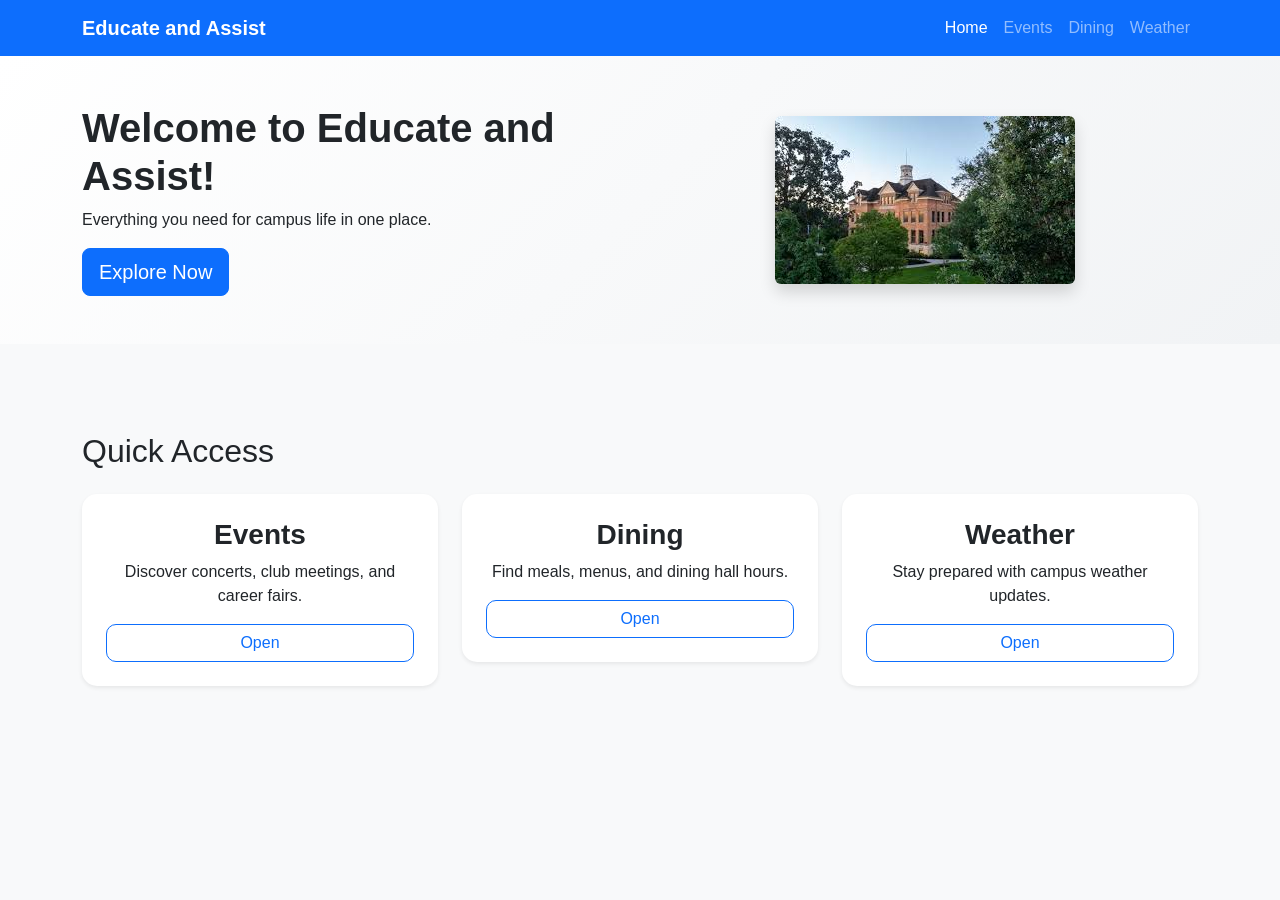
<file: index.html>
<!DOCTYPE html>
<html lang="en">
<head>
  <meta charset="UTF-8">
  <meta name="viewport" content="width=device-width, initial-scale=1.0">
  <title>Educate and Assist | Home</title>
  <link href="https://cdn.jsdelivr.net/npm/bootstrap@5.3.3/dist/css/bootstrap.min.css" rel="stylesheet">
  <link rel="stylesheet" href="css/style.css">
</head>
<body>

<nav class="navbar navbar-expand-lg navbar-dark bg-primary">
  <div class="container">
    <a class="navbar-brand fw-bold" href="index.html">Educate and Assist</a>
    <button class="navbar-toggler" data-bs-toggle="collapse" data-bs-target="#navMenu">
      <span class="navbar-toggler-icon"></span>
    </button>

    <div class="collapse navbar-collapse" id="navMenu">
      <ul class="navbar-nav ms-auto">
        <li class="nav-item"><a class="nav-link active" href="index.html">Home</a></li>
        <li class="nav-item"><a class="nav-link" href="events.html">Events</a></li>
        <li class="nav-item"><a class="nav-link" href="dining.html">Dining</a></li>
        <li class="nav-item"><a class="nav-link" href="weather.html">Weather</a></li>
      </ul>
    </div>
  </div>
</nav>

<header class="hero py-5">
  <div class="container">
    <div class="row align-items-center">
      
      <!-- Left Side Text -->
      <div class="col-md-6 text-start">
        <h1>Welcome to Educate and Assist!</h1>
        <p>Everything you need for campus life in one place.</p>
        <a href="events.html" class="btn btn-primary btn-lg">Explore Now</a>
      </div>

      <!-- Right Side Image -->
      <div class="col-md-6 text-center">
        <img 
          src="img/NPimg1.jpeg" 
          alt="NP Campus Image" 
          class="img-fluid rounded shadow"
          style="max-width: 100%; height: 100%;"
        >
      </div>

    </div>
  </div>
</header>

<section class="container my-5">
  <h2 class="mb-4">Quick Access</h2>

  <div class="row g-4">
    <div class="col-md-4">
      <div class="card shadow-sm p-4 text-center">
        <h3>Events</h3>
        <p>Discover concerts, club meetings, and career fairs.</p>
        <a href="events.html" class="btn btn-outline-primary">Open</a>
      </div>
    </div>

    <div class="col-md-4">
      <div class="card shadow-sm p-4 text-center">
        <h3>Dining</h3>
        <p>Find meals, menus, and dining hall hours.</p>
        <a href="dining.html" class="btn btn-outline-primary">Open</a>
      </div>
    </div>

    <div class="col-md-4">
      <div class="card shadow-sm p-4 text-center">
        <h3>Weather</h3>
        <p>Stay prepared with campus weather updates.</p>
        <a href="weather.html" class="btn btn-outline-primary">Open</a>
      </div>
    </div>
  </div>
</section>

<script src="https://cdn.jsdelivr.net/npm/bootstrap@5.3.3/dist/js/bootstrap.bundle.min.js"></script>
</body>
</html>
</file>
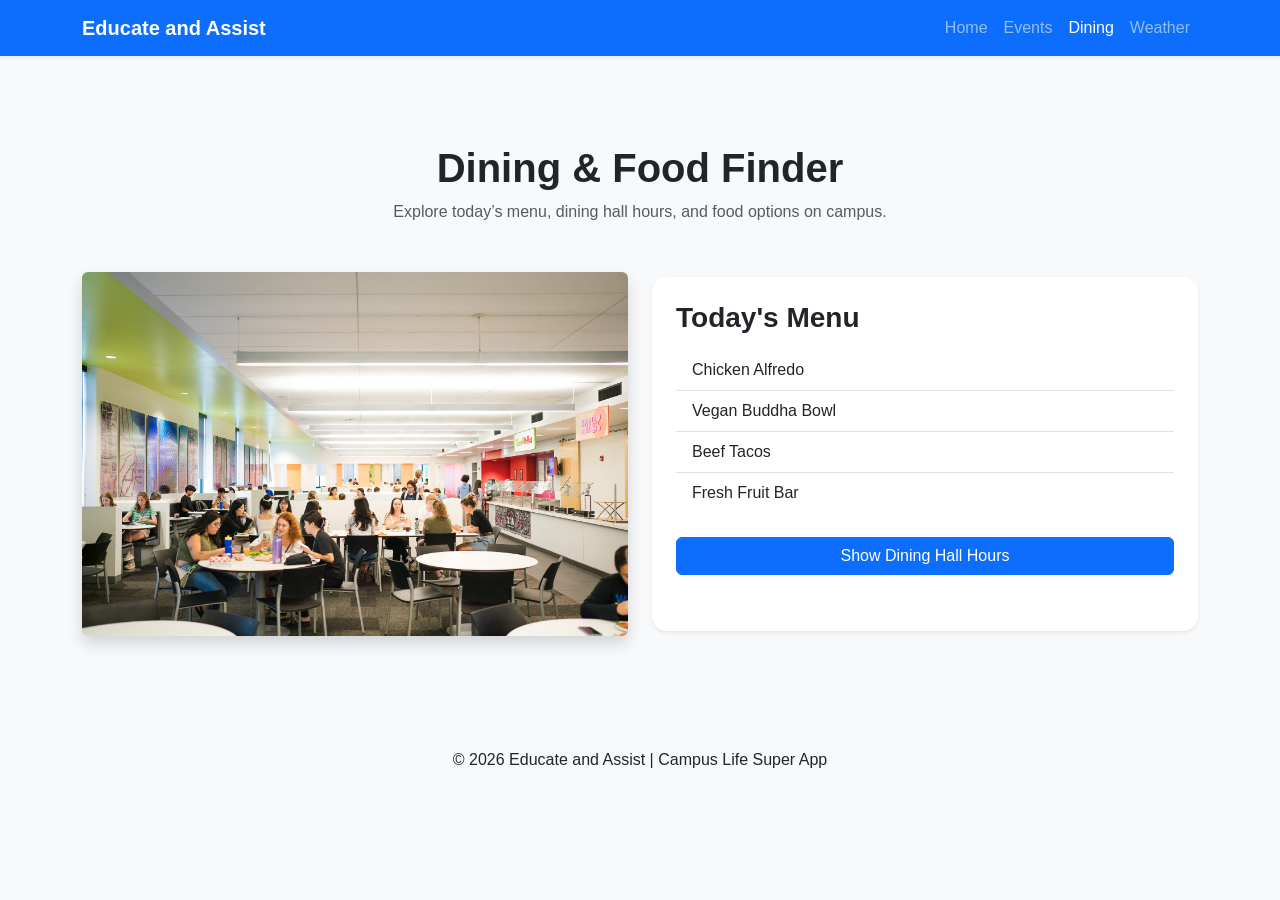
<file: dining.html>
<!DOCTYPE html>
<html lang="en">
<head>
  <meta charset="UTF-8">
  <meta name="viewport" content="width=device-width, initial-scale=1.0">
  <title>Dining Hall | Educate and Assist</title>

  <!-- Bootstrap -->
  <link href="https://cdn.jsdelivr.net/npm/bootstrap@5.3.3/dist/css/bootstrap.min.css" rel="stylesheet">

  <!-- Custom CSS -->
  <link rel="stylesheet" href="css/style.css">
</head>
<body>

<!-- Navbar -->
<nav class="navbar navbar-expand-lg navbar-dark bg-primary shadow-sm">
  <div class="container">
    <a class="navbar-brand fw-bold" href="index.html">Educate and Assist</a>

    <button 
      class="navbar-toggler" 
      type="button"
      data-bs-toggle="collapse" 
      data-bs-target="#navMenu"
      aria-controls="navMenu"
      aria-expanded="false"
      aria-label="Toggle navigation"
    >
      <span class="navbar-toggler-icon"></span>
    </button>

    <div class="collapse navbar-collapse" id="navMenu">
      <ul class="navbar-nav ms-auto">
        <li class="nav-item">
          <a class="nav-link" href="index.html">Home</a>
        </li>

        <li class="nav-item">
          <a class="nav-link" href="events.html">Events</a>
        </li>

        <li class="nav-item">
          <a class="nav-link active" href="dining.html">Dining</a>
        </li>

        <li class="nav-item">
          <a class="nav-link" href="weather.html">Weather</a>
        </li>
      </ul>
    </div>
  </div>
</nav>

<!-- Main Section -->
<section class="container my-5">

  <!-- Page Title -->
  <div class="text-center mb-5">
    <h1 class="fw-bold">Dining & Food Finder</h1>
    <p class="text-muted">
      Explore today’s menu, dining hall hours, and food options on campus.
    </p>
  </div>

  <!-- Image + Menu Section -->
  <div class="row align-items-center g-4">

    <!-- Left Side: Image -->
    <div class="col-md-6">
      <img 
        src="img/NPimg2.jpeg"
        alt="Campus Dining Hall"
        class="img-fluid rounded shadow"
        style="width: 100%; height: auto;"
      >
    </div>

    <!-- Right Side: Dining Card -->
    <div class="col-md-6">
      <div class="card shadow-sm border-0 p-4">

        <h3 class="mb-3">Today's Menu</h3>

        <ul class="list-group list-group-flush mb-4">
          <li class="list-group-item"> Chicken Alfredo</li>
          <li class="list-group-item"> Vegan Buddha Bowl</li>
          <li class="list-group-item"> Beef Tacos</li>
          <li class="list-group-item"> Fresh Fruit Bar</li>
        </ul>

        <button 
          id="hoursBtn" 
          class="btn btn-primary"
        >
          Show Dining Hall Hours
        </button>

        <p 
          id="hoursText" 
          class="mt-3 fw-semibold text-success"
        ></p>

      </div>
    </div>

  </div>
</section>

<!-- Footer -->
<footer class="bg-light text-center py-4 mt-5">
  <p class="mb-0">© 2026 Educate and Assist | Campus Life Super App</p>
</footer>

<!-- Bootstrap JS -->
<script src="https://cdn.jsdelivr.net/npm/bootstrap@5.3.3/dist/js/bootstrap.bundle.min.js"></script>

<!-- Custom JS -->
<script src="js/dining.js"></script>

</body>
</html>
</file>
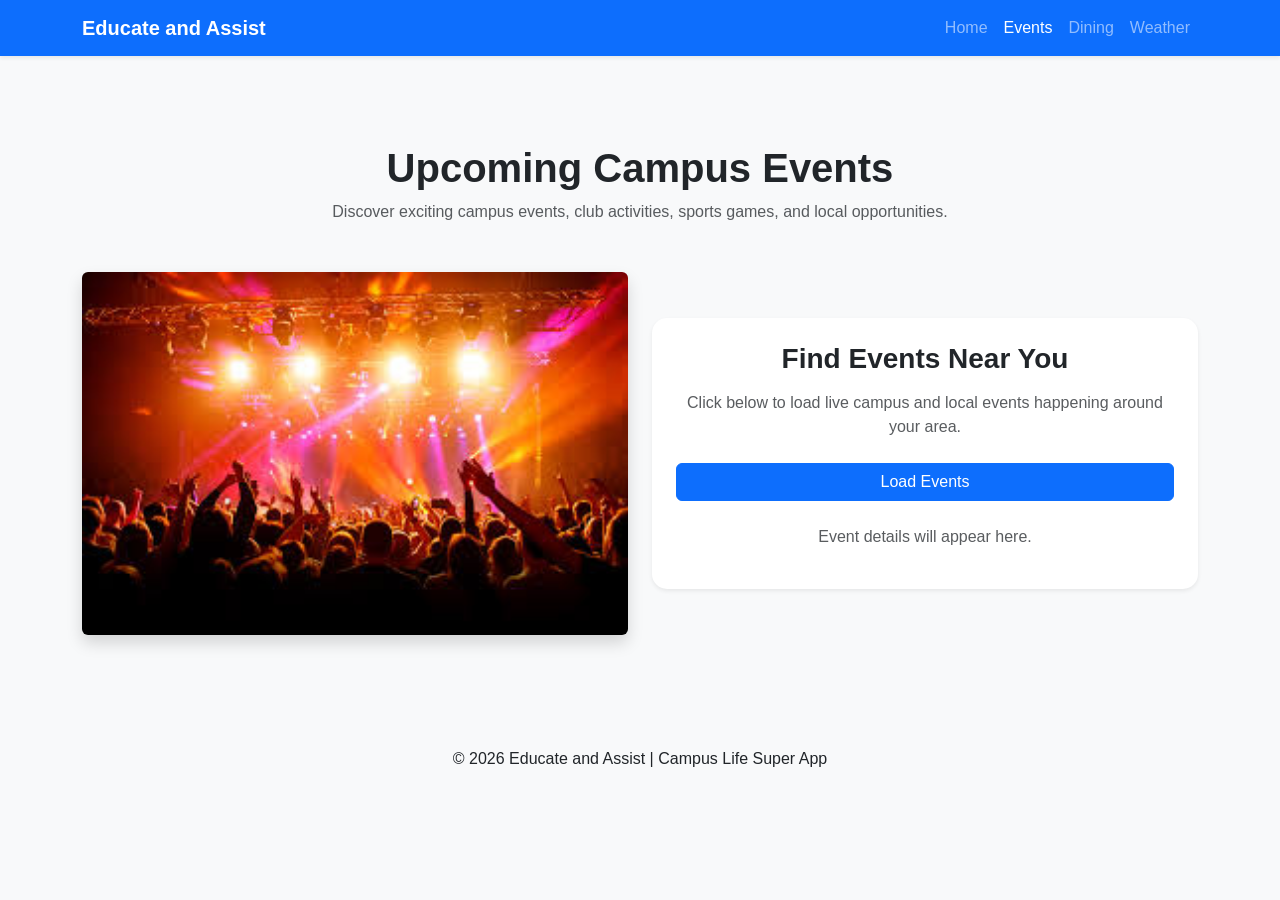
<file: events.html>
<!DOCTYPE html>
<html lang="en">
<head>
  <meta charset="UTF-8">
  <meta name="viewport" content="width=device-width, initial-scale=1.0">
  <title>Campus Events | Educate and Assist</title>

  <!-- Bootstrap -->
  <link href="https://cdn.jsdelivr.net/npm/bootstrap@5.3.3/dist/css/bootstrap.min.css" rel="stylesheet">

  <!-- Custom CSS -->
  <link rel="stylesheet" href="css/style.css">
</head>
<body>

<!-- Navbar -->
<nav class="navbar navbar-expand-lg navbar-dark bg-primary shadow-sm">
  <div class="container">
    <a class="navbar-brand fw-bold" href="index.html">Educate and Assist</a>

    <button
      class="navbar-toggler"
      type="button"
      data-bs-toggle="collapse"
      data-bs-target="#navMenu"
      aria-controls="navMenu"
      aria-expanded="false"
      aria-label="Toggle navigation"
    >
      <span class="navbar-toggler-icon"></span>
    </button>

    <div class="collapse navbar-collapse" id="navMenu">
      <ul class="navbar-nav ms-auto">
        <li class="nav-item">
          <a class="nav-link" href="index.html">Home</a>
        </li>

        <li class="nav-item">
          <a class="nav-link active" href="events.html">Events</a>
        </li>

        <li class="nav-item">
          <a class="nav-link" href="dining.html">Dining</a>
        </li>

        <li class="nav-item">
          <a class="nav-link" href="weather.html">Weather</a>
        </li>
      </ul>
    </div>
  </div>
</nav>

<!-- Main Events Section -->
<section class="container my-5">

  <!-- Page Title -->
  <div class="text-center mb-5">
    <h1 class="fw-bold">Upcoming Campus Events</h1>
    <p class="text-muted">
      Discover exciting campus events, club activities, sports games, and local opportunities.
    </p>
  </div>

  <!-- Events Layout -->
  <div class="row align-items-center g-4">

    <!-- Left Side: Events Image -->
    <div class="col-md-6">
      <img
        src="img/NPimg3.jpeg"
        alt="Campus Events"
        class="img-fluid rounded shadow"
        style="width: 100%; height: auto;"
      >
    </div>

    <!-- Right Side: Events Card -->
    <div class="col-md-6">
      <div class="card shadow-sm border-0 p-4 text-center">

        <h3 class="mb-3">Find Events Near You</h3>

        <p class="text-muted mb-4">
          Click below to load live campus and local events happening around your area.
        </p>

        <button
          class="btn btn-primary mb-4"
          onclick="getEvents()"
        >
          Load Events
        </button>

        <div
          id="eventsContainer"
          class="row g-3"
        >
          <p class="text-muted">
            Event details will appear here.
          </p>
        </div>

      </div>
    </div>

  </div>
</section>

<!-- Footer -->
<footer class="bg-light text-center py-4 mt-5">
  <p class="mb-0">© 2026 Educate and Assist | Campus Life Super App</p>
</footer>

<!-- Bootstrap JS -->
<script src="https://cdn.jsdelivr.net/npm/bootstrap@5.3.3/dist/js/bootstrap.bundle.min.js"></script>

<!-- Custom JS -->
<script src="js/events.js"></script>

</body>
</html>
</file>
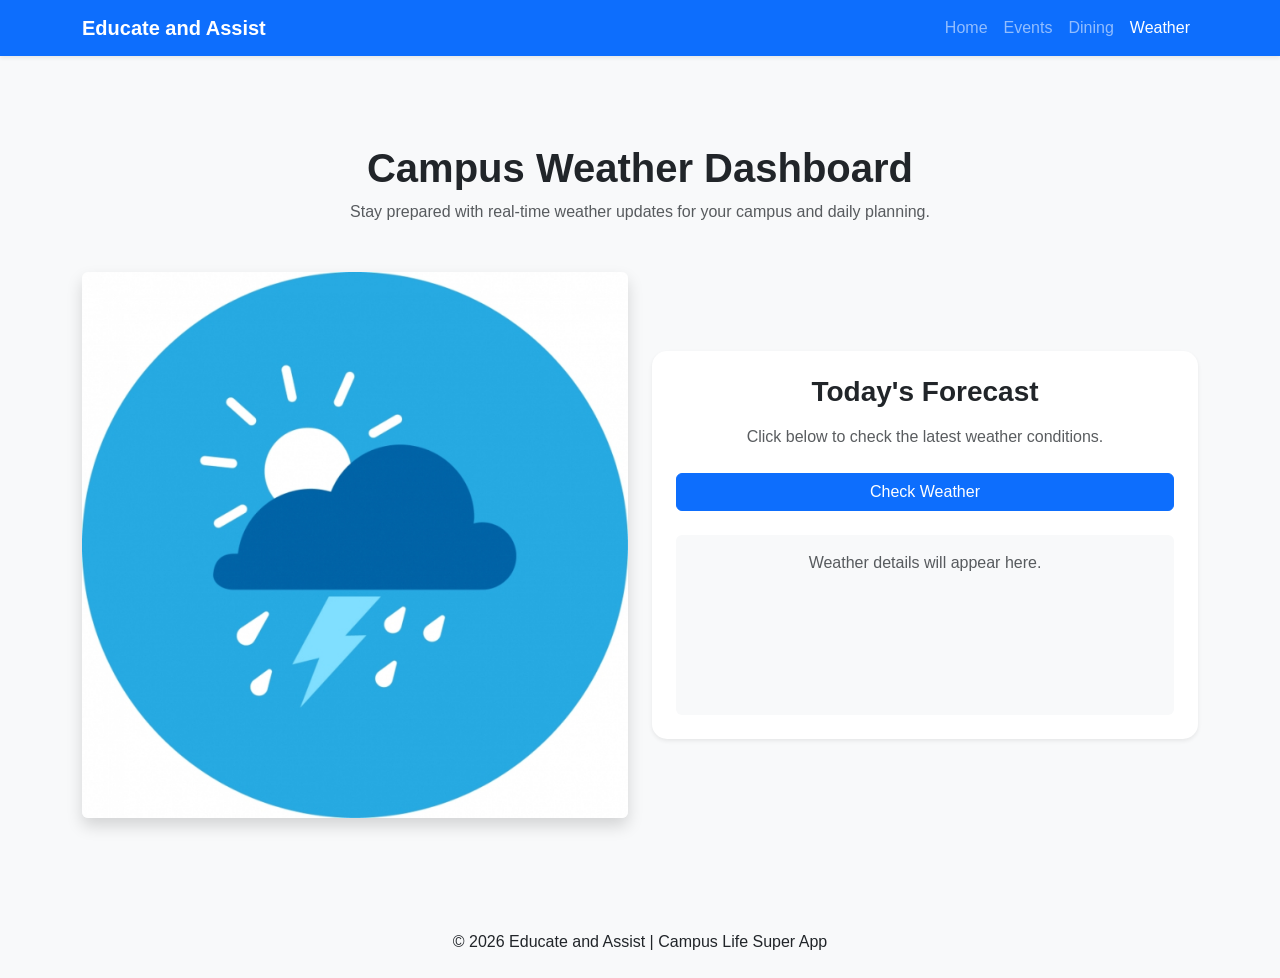
<file: weather.html>
<!DOCTYPE html>
<html lang="en">
<head>
  <meta charset="UTF-8">
  <meta name="viewport" content="width=device-width, initial-scale=1.0">
  <title>Campus Weather | Educate and Assist</title>

  <!-- Bootstrap -->
  <link href="https://cdn.jsdelivr.net/npm/bootstrap@5.3.3/dist/css/bootstrap.min.css" rel="stylesheet">

  <!-- Custom CSS -->
  <link rel="stylesheet" href="css/style.css">
</head>
<body>

<!-- Navbar -->
<nav class="navbar navbar-expand-lg navbar-dark bg-primary shadow-sm">
  <div class="container">
    <a class="navbar-brand fw-bold" href="index.html">Educate and Assist</a>

    <button
      class="navbar-toggler"
      type="button"
      data-bs-toggle="collapse"
      data-bs-target="#navMenu"
      aria-controls="navMenu"
      aria-expanded="false"
      aria-label="Toggle navigation"
    >
      <span class="navbar-toggler-icon"></span>
    </button>

    <div class="collapse navbar-collapse" id="navMenu">
      <ul class="navbar-nav ms-auto">
        <li class="nav-item">
          <a class="nav-link" href="index.html">Home</a>
        </li>

        <li class="nav-item">
          <a class="nav-link" href="events.html">Events</a>
        </li>

        <li class="nav-item">
          <a class="nav-link" href="dining.html">Dining</a>
        </li>

        <li class="nav-item">
          <a class="nav-link active" href="weather.html">Weather</a>
        </li>
      </ul>
    </div>
  </div>
</nav>

<!-- Main Weather Section -->
<section class="container my-5">

  <!-- Title -->
  <div class="text-center mb-5">
    <h1 class="fw-bold">Campus Weather Dashboard</h1>
    <p class="text-muted">
      Stay prepared with real-time weather updates for your campus and daily planning.
    </p>
  </div>

  <!-- Weather Layout -->
  <div class="row align-items-center g-4">

    <!-- Left Side: Weather Image -->
    <div class="col-md-6">
      <img
        src="img/Weatherimg.jpg"
        alt="Campus Weather"
        class="img-fluid rounded shadow"
        style="width: 100%; height: auto;"
      >
    </div>

    <!-- Right Side: Weather Card -->
    <div class="col-md-6">
      <div class="card shadow-sm border-0 p-4 text-center">

        <h3 class="mb-3">Today's Forecast</h3>

        <p class="text-muted mb-4">
          Click below to check the latest weather conditions.
        </p>

        <button
          class="btn btn-primary mb-4"
          onclick="getWeather()"
        >
          Check Weather
        </button>

        <div
          id="weatherBox"
          class="p-3 rounded bg-light"
          style="min-height: 180px;"
        >
          <p class="text-muted">
            Weather details will appear here.
          </p>
        </div>

      </div>
    </div>

  </div>
</section>

<!-- Footer -->
<footer class="bg-light text-center py-4 mt-5">
  <p class="mb-0">© 2026 Educate and Assist | Campus Life Super App</p>
</footer>

<!-- Bootstrap JS -->
<script src="https://cdn.jsdelivr.net/npm/bootstrap@5.3.3/dist/js/bootstrap.bundle.min.js"></script>

<!-- Custom JS -->
<script src="js/weather.js"></script>

</body>
</html>
</file>
<file: css/style.css>
body {
  font-family: Arial, sans-serif;
  background: #f8f9fa;
  color: #212529;
}

/* HERO */
.hero {
  background: linear-gradient(135deg, #ffffff, #f1f3f5);
  padding: 60px 20px;
  text-align: center;
}

/* HEADINGS */
h1, h3 {
  font-weight: 700;
}

/* CARDS */
.card {
  border: none;
  border-radius: 15px;
  transition: transform 0.2s ease, box-shadow 0.2s ease;
}

.card:hover {
  transform: translateY(-5px);
  box-shadow: 0 10px 25px rgba(0,0,0,0.1);
}

/* BUTTON FEEL IMPROVEMENT */
.btn-outline-primary {
  border-radius: 10px;
}

/* SECTIONS SPACING HELP */
section {
  padding: 40px 0;
}
</file>
